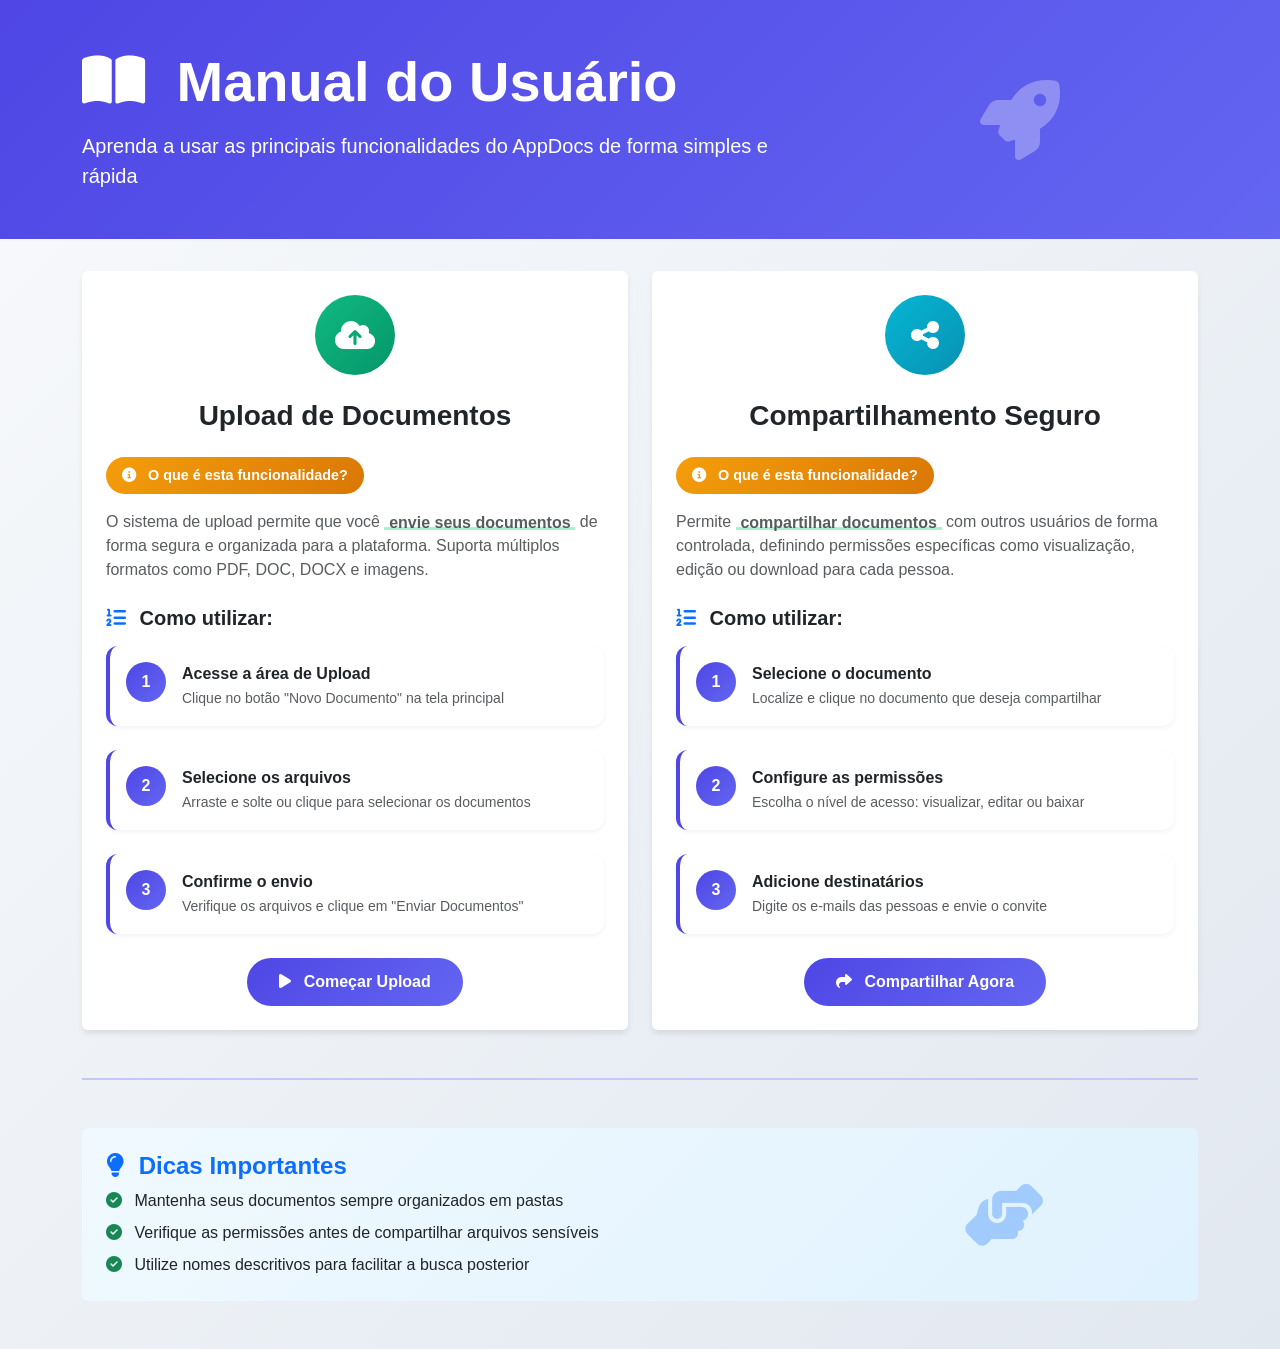
<file: exemplo.html>
<!DOCTYPE html>
<html lang="pt-BR">

<head>
    <meta charset="UTF-8">
    <meta name="viewport" content="width=device-width, initial-scale=1.0">
    <title>Manual do Usuário - AppDocs</title>
    <link href="https://cdnjs.cloudflare.com/ajax/libs/bootstrap/5.3.0/css/bootstrap.min.css" rel="stylesheet">
    <link href="https://cdnjs.cloudflare.com/ajax/libs/font-awesome/6.4.0/css/all.min.css" rel="stylesheet">
    <style>
        :root {
            --primary-color: #4f46e5;
            --secondary-color: #6366f1;
            --success-color: #10b981;
            --info-color: #06b6d4;
            --warning-color: #f59e0b;
        }

        body {
            background: linear-gradient(135deg, #f8fafc 0%, #e2e8f0 100%);
            font-family: 'Segoe UI', Tahoma, Geneva, Verdana, sans-serif;
        }

        .header-section {
            background: linear-gradient(135deg, var(--primary-color) 0%, var(--secondary-color) 100%);
            color: white;
            padding: 3rem 0;
            margin-bottom: 2rem;
        }

        .feature-card {
            transition: all 0.3s ease;
            border: none;
            box-shadow: 0 4px 6px -1px rgba(0, 0, 0, 0.1);
        }

        .feature-card:hover {
            transform: translateY(-5px);
            box-shadow: 0 20px 25px -5px rgba(0, 0, 0, 0.1);
        }

        .feature-icon {
            width: 80px;
            height: 80px;
            border-radius: 50%;
            display: flex;
            align-items: center;
            justify-content: center;
            font-size: 2rem;
            color: white;
            margin: 0 auto 1.5rem;
        }

        .icon-upload {
            background: linear-gradient(135deg, var(--success-color), #059669);
        }

        .icon-share {
            background: linear-gradient(135deg, var(--info-color), #0891b2);
        }

        .step-number {
            width: 40px;
            height: 40px;
            border-radius: 50%;
            background: linear-gradient(135deg, var(--primary-color), var(--secondary-color));
            color: white;
            display: flex;
            align-items: center;
            justify-content: center;
            font-weight: bold;
            margin-right: 1rem;
            flex-shrink: 0;
        }

        .step-item {
            display: flex;
            align-items: flex-start;
            margin-bottom: 1.5rem;
            padding: 1rem;
            background: white;
            border-radius: 0.75rem;
            border-left: 4px solid var(--primary-color);
            box-shadow: 0 2px 4px rgba(0, 0, 0, 0.05);
        }

        .intro-badge {
            background: linear-gradient(135deg, var(--warning-color), #d97706);
            color: white;
            padding: 0.5rem 1rem;
            border-radius: 25px;
            font-size: 0.9rem;
            font-weight: 600;
            display: inline-block;
            margin-bottom: 1rem;
        }

        .section-divider {
            height: 2px;
            background: linear-gradient(to right, var(--primary-color), var(--secondary-color));
            border: none;
            margin: 3rem 0;
        }

        .highlight-text {
            background: linear-gradient(120deg, #a7f3d0 0%, #a7f3d0 100%);
            background-repeat: no-repeat;
            background-size: 100% 0.2em;
            background-position: 0 88%;
            padding: 0.1em 0.3em;
            font-weight: 600;
        }

        .btn-custom {
            background: linear-gradient(135deg, var(--primary-color), var(--secondary-color));
            border: none;
            border-radius: 25px;
            padding: 0.75rem 2rem;
            font-weight: 600;
            transition: all 0.3s ease;
        }

        .btn-custom:hover {
            transform: translateY(-2px);
            box-shadow: 0 10px 20px rgba(79, 70, 229, 0.3);
        }
    </style>
</head>

<body>
    <!-- Header Section -->
    <div class="header-section">
        <div class="container">
            <div class="row align-items-center">
                <div class="col-md-8">
                    <h1 class="display-4 fw-bold mb-3">
                        <i class="fas fa-book-open me-3"></i>
                        Manual do Usuário
                    </h1>
                    <p class="lead mb-0">Aprenda a usar as principais funcionalidades do AppDocs de forma simples e
                        rápida</p>
                </div>
                <div class="col-md-4 text-center">
                    <i class="fas fa-rocket" style="font-size: 5rem; opacity: 0.3;"></i>
                </div>
            </div>
        </div>
    </div>

    <!-- Main Content -->
    <div class="container mb-5">
        <div class="row g-4">
            <!-- Funcionalidade 1: Upload de Documentos -->
            <div class="col-lg-6">
                <div class="card feature-card h-100">
                    <div class="card-body p-4">
                        <div class="feature-icon icon-upload">
                            <i class="fas fa-cloud-upload-alt"></i>
                        </div>

                        <h3 class="card-title text-center fw-bold mb-4">Upload de Documentos</h3>

                        <div class="intro-badge">
                            <i class="fas fa-info-circle me-2"></i>
                            O que é esta funcionalidade?
                        </div>

                        <p class="text-muted mb-4">
                            O sistema de upload permite que você <span class="highlight-text">envie seus
                                documentos</span>
                            de forma segura e organizada para a plataforma. Suporta múltiplos formatos como PDF, DOC,
                            DOCX e imagens.
                        </p>

                        <h5 class="fw-bold mb-3">
                            <i class="fas fa-list-ol me-2 text-primary"></i>
                            Como utilizar:
                        </h5>

                        <div class="steps-container">
                            <div class="step-item">
                                <div class="step-number">1</div>
                                <div>
                                    <strong>Acesse a área de Upload</strong><br>
                                    <small class="text-muted">Clique no botão "Novo Documento" na tela principal</small>
                                </div>
                            </div>

                            <div class="step-item">
                                <div class="step-number">2</div>
                                <div>
                                    <strong>Selecione os arquivos</strong><br>
                                    <small class="text-muted">Arraste e solte ou clique para selecionar os
                                        documentos</small>
                                </div>
                            </div>

                            <div class="step-item">
                                <div class="step-number">3</div>
                                <div>
                                    <strong>Confirme o envio</strong><br>
                                    <small class="text-muted">Verifique os arquivos e clique em "Enviar
                                        Documentos"</small>
                                </div>
                            </div>
                        </div>

                        <div class="text-center mt-4">
                            <button class="btn btn-custom text-white">
                                <i class="fas fa-play me-2"></i>
                                Começar Upload
                            </button>
                        </div>
                    </div>
                </div>
            </div>

            <!-- Funcionalidade 2: Compartilhamento -->
            <div class="col-lg-6">
                <div class="card feature-card h-100">
                    <div class="card-body p-4">
                        <div class="feature-icon icon-share">
                            <i class="fas fa-share-alt"></i>
                        </div>

                        <h3 class="card-title text-center fw-bold mb-4">Compartilhamento Seguro</h3>

                        <div class="intro-badge">
                            <i class="fas fa-info-circle me-2"></i>
                            O que é esta funcionalidade?
                        </div>

                        <p class="text-muted mb-4">
                            Permite <span class="highlight-text">compartilhar documentos</span> com outros usuários
                            de forma controlada, definindo permissões específicas como visualização, edição ou
                            download para cada pessoa.
                        </p>

                        <h5 class="fw-bold mb-3">
                            <i class="fas fa-list-ol me-2 text-primary"></i>
                            Como utilizar:
                        </h5>

                        <div class="steps-container">
                            <div class="step-item">
                                <div class="step-number">1</div>
                                <div>
                                    <strong>Selecione o documento</strong><br>
                                    <small class="text-muted">Localize e clique no documento que deseja
                                        compartilhar</small>
                                </div>
                            </div>

                            <div class="step-item">
                                <div class="step-number">2</div>
                                <div>
                                    <strong>Configure as permissões</strong><br>
                                    <small class="text-muted">Escolha o nível de acesso: visualizar, editar ou
                                        baixar</small>
                                </div>
                            </div>

                            <div class="step-item">
                                <div class="step-number">3</div>
                                <div>
                                    <strong>Adicione destinatários</strong><br>
                                    <small class="text-muted">Digite os e-mails das pessoas e envie o convite</small>
                                </div>
                            </div>
                        </div>

                        <div class="text-center mt-4">
                            <button class="btn btn-custom text-white">
                                <i class="fas fa-share me-2"></i>
                                Compartilhar Agora
                            </button>
                        </div>
                    </div>
                </div>
            </div>
        </div>

        <!-- Section Divider -->
        <hr class="section-divider">

        <!-- Tips Section -->
        <div class="row">
            <div class="col-12">
                <div class="card border-0" style="background: linear-gradient(135deg, #f0f9ff 0%, #e0f2fe 100%);">
                    <div class="card-body p-4">
                        <div class="row align-items-center">
                            <div class="col-md-8">
                                <h4 class="fw-bold text-primary mb-2">
                                    <i class="fas fa-lightbulb me-2"></i>
                                    Dicas Importantes
                                </h4>
                                <ul class="list-unstyled mb-0">
                                    <li class="mb-2">
                                        <i class="fas fa-check-circle text-success me-2"></i>
                                        Mantenha seus documentos sempre organizados em pastas
                                    </li>
                                    <li class="mb-2">
                                        <i class="fas fa-check-circle text-success me-2"></i>
                                        Verifique as permissões antes de compartilhar arquivos sensíveis
                                    </li>
                                    <li class="mb-0">
                                        <i class="fas fa-check-circle text-success me-2"></i>
                                        Utilize nomes descritivos para facilitar a busca posterior
                                    </li>
                                </ul>
                            </div>
                            <div class="col-md-4 text-center">
                                <i class="fas fa-hands-helping text-primary" style="font-size: 4rem; opacity: 0.3;"></i>
                            </div>
                        </div>
                    </div>
                </div>
            </div>
        </div>
    </div>

    <!-- Scripts Bootstrap -->
    <script src="https://cdnjs.cloudflare.com/ajax/libs/bootstrap/5.3.0/js/bootstrap.bundle.min.js"></script>
</body>

</html>
</file>
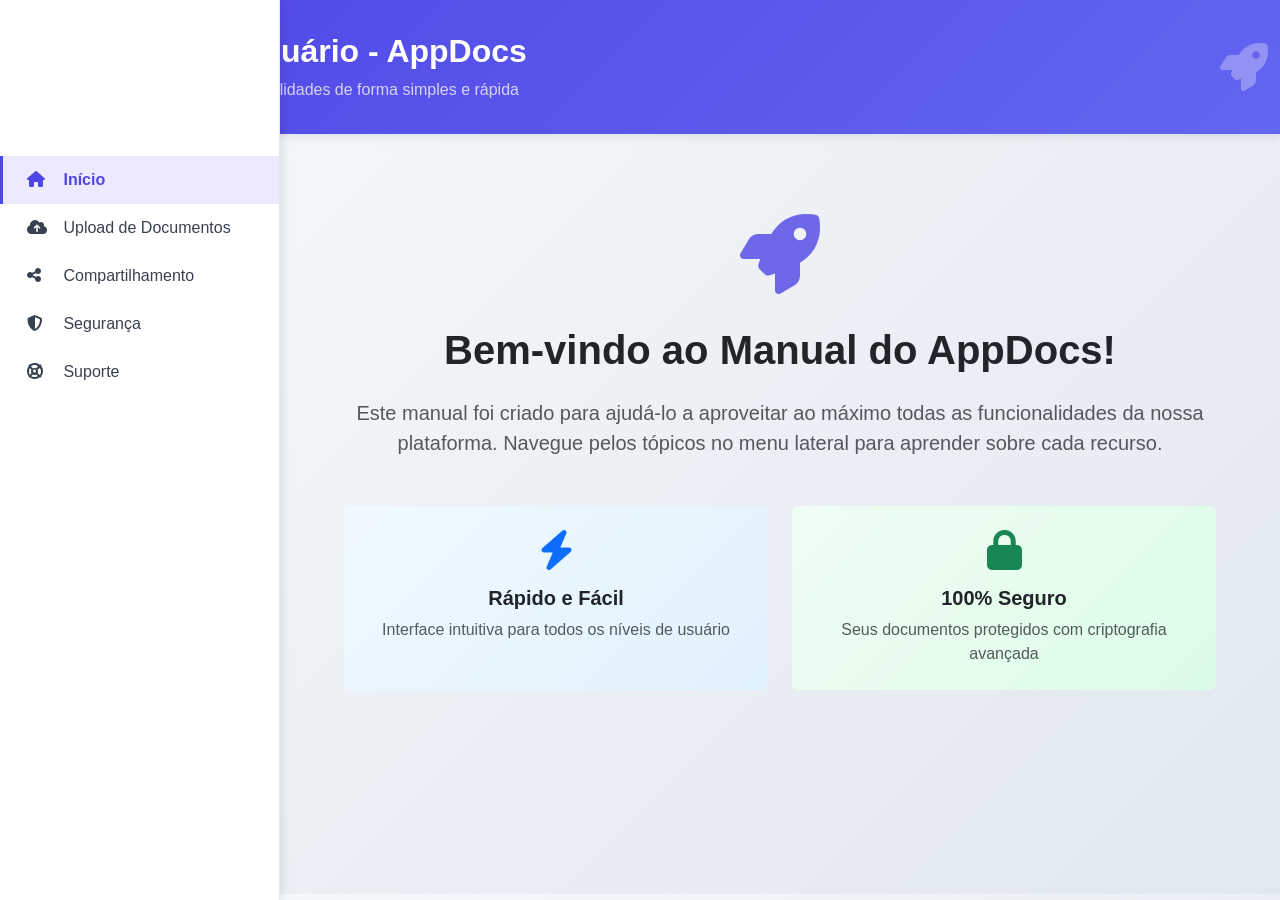
<file: teste.html>
<!DOCTYPE html>
<html lang="pt-BR">
<head>
    <meta charset="UTF-8">
    <meta name="viewport" content="width=device-width, initial-scale=1.0">
    <title>Manual do Usuário - AppDocs</title>
    <link href="https://cdnjs.cloudflare.com/ajax/libs/bootstrap/5.3.0/css/bootstrap.min.css" rel="stylesheet">
    <link href="https://cdnjs.cloudflare.com/ajax/libs/font-awesome/6.4.0/css/all.min.css" rel="stylesheet">
    <style>
        :root {
            --primary-color: #4f46e5;
            --secondary-color: #6366f1;
            --success-color: #10b981;
            --info-color: #06b6d4;
            --warning-color: #f59e0b;
            --sidebar-width: 280px;
        }
        
        body {
            background: linear-gradient(135deg, #f8fafc 0%, #e2e8f0 100%);
            font-family: 'Segoe UI', Tahoma, Geneva, Verdana, sans-serif;
        }
        
        .header-section {
            background: linear-gradient(135deg, var(--primary-color) 0%, var(--secondary-color) 100%);
            color: white;
            padding: 2rem 0;
            position: sticky;
            top: 0;
            z-index: 1020;
            box-shadow: 0 2px 10px rgba(0,0,0,0.1);
        }
        
        .sidebar {
            position: fixed;
            top: 0;
            left: 0;
            height: 100vh;
            width: var(--sidebar-width);
            background: white;
            border-right: 1px solid #e5e7eb;
            box-shadow: 2px 0 10px rgba(0,0,0,0.1);
            overflow-y: auto;
            z-index: 1030;
            padding-top: 140px;
        }
        
        .sidebar-menu {
            padding: 1rem 0;
        }
        
        .menu-item {
            display: block;
            padding: 0.75rem 1.5rem;
            color: #374151;
            text-decoration: none;
            border-left: 3px solid transparent;
            transition: all 0.3s ease;
            font-weight: 500;
        }
        
        .menu-item:hover {
            background-color: #f3f4f6;
            color: var(--primary-color);
            text-decoration: none;
            border-left-color: var(--primary-color);
            transform: translateX(5px);
        }
        
        .menu-item.active {
            background-color: #ede9fe;
            color: var(--primary-color);
            border-left-color: var(--primary-color);
            font-weight: 600;
        }
        
        .menu-item i {
            width: 20px;
            margin-right: 0.75rem;
        }
        
        .main-content {
            margin-left: var(--sidebar-width);
            padding: 2rem;
            min-height: calc(100vh - 140px);
        }
        
        .content-section {
            display: none;
        }
        
        .content-section.active {
            display: block;
            animation: fadeIn 0.3s ease-in-out;
        }
        
        @keyframes fadeIn {
            from { opacity: 0; transform: translateY(20px); }
            to { opacity: 1; transform: translateY(0); }
        }
        
        .feature-card {
            transition: all 0.3s ease;
            border: none;
            box-shadow: 0 4px 6px -1px rgba(0, 0, 0, 0.1);
            margin-bottom: 2rem;
        }
        
        .feature-card:hover {
            transform: translateY(-5px);
            box-shadow: 0 20px 25px -5px rgba(0, 0, 0, 0.1);
        }
        
        .feature-icon {
            width: 80px;
            height: 80px;
            border-radius: 50%;
            display: flex;
            align-items: center;
            justify-content: center;
            font-size: 2rem;
            color: white;
            margin: 0 auto 1.5rem;
        }
        
        .icon-upload {
            background: linear-gradient(135deg, var(--success-color), #059669);
        }
        
        .icon-share {
            background: linear-gradient(135deg, var(--info-color), #0891b2);
        }
        
        .icon-security {
            background: linear-gradient(135deg, var(--warning-color), #d97706);
        }
        
        .icon-support {
            background: linear-gradient(135deg, #8b5cf6, #7c3aed);
        }
        
        .step-number {
            width: 40px;
            height: 40px;
            border-radius: 50%;
            background: linear-gradient(135deg, var(--primary-color), var(--secondary-color));
            color: white;
            display: flex;
            align-items: center;
            justify-content: center;
            font-weight: bold;
            margin-right: 1rem;
            flex-shrink: 0;
        }
        
        .step-item {
            display: flex;
            align-items: flex-start;
            margin-bottom: 1.5rem;
            padding: 1rem;
            background: white;
            border-radius: 0.75rem;
            border-left: 4px solid var(--primary-color);
            box-shadow: 0 2px 4px rgba(0, 0, 0, 0.05);
        }
        
        .intro-badge {
            background: linear-gradient(135deg, var(--warning-color), #d97706);
            color: white;
            padding: 0.5rem 1rem;
            border-radius: 25px;
            font-size: 0.9rem;
            font-weight: 600;
            display: inline-block;
            margin-bottom: 1rem;
        }
        
        .highlight-text {
            background: linear-gradient(120deg, #a7f3d0 0%, #a7f3d0 100%);
            background-repeat: no-repeat;
            background-size: 100% 0.2em;
            background-position: 0 88%;
            padding: 0.1em 0.3em;
            font-weight: 600;
        }
        
        .btn-custom {
            background: linear-gradient(135deg, var(--primary-color), var(--secondary-color));
            border: none;
            border-radius: 25px;
            padding: 0.75rem 2rem;
            font-weight: 600;
            transition: all 0.3s ease;
            color: white;
        }
        
        .btn-custom:hover {
            transform: translateY(-2px);
            box-shadow: 0 10px 20px rgba(79, 70, 229, 0.3);
            color: white;
        }
        
        .welcome-section {
            text-align: center;
            padding: 3rem 2rem;
        }
        
        .welcome-icon {
            font-size: 5rem;
            color: var(--primary-color);
            margin-bottom: 2rem;
            opacity: 0.8;
        }
        
        @media (max-width: 768px) {
            .sidebar {
                transform: translateX(-100%);
                transition: transform 0.3s ease;
            }
            
            .sidebar.show {
                transform: translateX(0);
            }
            
            .main-content {
                margin-left: 0;
            }
            
            .mobile-menu-btn {
                position: fixed;
                top: 20px;
                left: 20px;
                z-index: 1040;
                background: var(--primary-color);
                color: white;
                border: none;
                padding: 0.75rem;
                border-radius: 0.5rem;
            }
        }
    </style>
</head>
<body>
    <!-- Mobile Menu Button -->
    <button class="btn mobile-menu-btn d-md-none" onclick="toggleSidebar()">
        <i class="fas fa-bars"></i>
    </button>

    <!-- Header Section -->
    <div class="header-section">
        <div class="container-fluid">
            <div class="row align-items-center">
                <div class="col-md-8">
                    <h1 class="h2 fw-bold mb-2">
                        <i class="fas fa-book-open me-3"></i>
                        Manual do Usuário - AppDocs
                    </h1>
                    <p class="mb-0 opacity-75">Aprenda a usar as principais funcionalidades de forma simples e rápida</p>
                </div>
                <div class="col-md-4 text-end">
                    <i class="fas fa-rocket" style="font-size: 3rem; opacity: 0.3;"></i>
                </div>
            </div>
        </div>
    </div>

    <!-- Sidebar -->
    <nav class="sidebar" id="sidebar">
        <div class="sidebar-menu">
            <a href="#" class="menu-item active" onclick="showSection('inicio')">
                <i class="fas fa-home"></i>
                Início
            </a>
            <a href="#" class="menu-item" onclick="showSection('upload')">
                <i class="fas fa-cloud-upload-alt"></i>
                Upload de Documentos
            </a>
            <a href="#" class="menu-item" onclick="showSection('compartilhamento')">
                <i class="fas fa-share-alt"></i>
                Compartilhamento
            </a>
            <a href="#" class="menu-item" onclick="showSection('seguranca')">
                <i class="fas fa-shield-alt"></i>
                Segurança
            </a>
            <a href="#" class="menu-item" onclick="showSection('suporte')">
                <i class="fas fa-life-ring"></i>
                Suporte
            </a>
        </div>
    </nav>

    <!-- Main Content -->
    <div class="main-content">
        <!-- Início -->
        <div id="inicio" class="content-section active">
            <div class="welcome-section">
                <i class="fas fa-rocket welcome-icon"></i>
                <h2 class="h1 fw-bold mb-4">Bem-vindo ao Manual do AppDocs!</h2>
                <p class="lead text-muted mb-4">
                    Este manual foi criado para ajudá-lo a aproveitar ao máximo todas as funcionalidades 
                    da nossa plataforma. Navegue pelos tópicos no menu lateral para aprender sobre cada recurso.
                </p>
                <div class="row g-4 mt-4">
                    <div class="col-md-6">
                        <div class="card border-0 h-100" style="background: linear-gradient(135deg, #f0f9ff 0%, #e0f2fe 100%);">
                            <div class="card-body text-center p-4">
                                <i class="fas fa-bolt text-primary mb-3" style="font-size: 2.5rem;"></i>
                                <h5 class="fw-bold">Rápido e Fácil</h5>
                                <p class="text-muted mb-0">Interface intuitiva para todos os níveis de usuário</p>
                            </div>
                        </div>
                    </div>
                    <div class="col-md-6">
                        <div class="card border-0 h-100" style="background: linear-gradient(135deg, #f0fdf4 0%, #dcfce7 100%);">
                            <div class="card-body text-center p-4">
                                <i class="fas fa-lock text-success mb-3" style="font-size: 2.5rem;"></i>
                                <h5 class="fw-bold">100% Seguro</h5>
                                <p class="text-muted mb-0">Seus documentos protegidos com criptografia avançada</p>
                            </div>
                        </div>
                    </div>
                </div>
            </div>
        </div>

        <!-- Upload de Documentos -->
        <div id="upload" class="content-section">
            <div class="card feature-card">
                <div class="card-body p-4">
                    <div class="feature-icon icon-upload">
                        <i class="fas fa-cloud-upload-alt"></i>
                    </div>
                    
                    <h2 class="text-center fw-bold mb-4">Upload de Documentos</h2>
                    
                    <div class="intro-badge">
                        <i class="fas fa-info-circle me-2"></i>
                        O que é esta funcionalidade?
                    </div>
                    
                    <p class="text-muted mb-4">
                        O sistema de upload permite que você <span class="highlight-text">envie seus documentos</span> 
                        de forma segura e organizada para a plataforma. Suporta múltiplos formatos como PDF, DOC, 
                        DOCX e imagens.
                    </p>
                    
                    <h5 class="fw-bold mb-3">
                        <i class="fas fa-list-ol me-2 text-primary"></i>
                        Como utilizar:
                    </h5>
                    
                    <div class="steps-container">
                        <div class="step-item">
                            <div class="step-number">1</div>
                            <div>
                                <strong>Acesse a área de Upload</strong><br>
                                <small class="text-muted">Clique no botão "Novo Documento" na tela principal</small>
                            </div>
                        </div>
                        
                        <div class="step-item">
                            <div class="step-number">2</div>
                            <div>
                                <strong>Selecione os arquivos</strong><br>
                                <small class="text-muted">Arraste e solte ou clique para selecionar os documentos</small>
                            </div>
                        </div>
                        
                        <div class="step-item">
                            <div class="step-number">3</div>
                            <div>
                                <strong>Confirme o envio</strong><br>
                                <small class="text-muted">Verifique os arquivos e clique em "Enviar Documentos"</small>
                            </div>
                        </div>
                    </div>
                    
                    <div class="text-center mt-4">
                        <button class="btn btn-custom">
                            <i class="fas fa-play me-2"></i>
                            Começar Upload
                        </button>
                    </div>
                </div>
            </div>
        </div>

        <!-- Compartilhamento -->
        <div id="compartilhamento" class="content-section">
            <div class="card feature-card">
                <div class="card-body p-4">
                    <div class="feature-icon icon-share">
                        <i class="fas fa-share-alt"></i>
                    </div>
                    
                    <h2 class="text-center fw-bold mb-4">Compartilhamento Seguro</h2>
                    
                    <div class="intro-badge">
                        <i class="fas fa-info-circle me-2"></i>
                        O que é esta funcionalidade?
                    </div>
                    
                    <p class="text-muted mb-4">
                        Permite <span class="highlight-text">compartilhar documentos</span> com outros usuários 
                        de forma controlada, definindo permissões específicas como visualização, edição ou 
                        download para cada pessoa.
                    </p>
                    
                    <h5 class="fw-bold mb-3">
                        <i class="fas fa-list-ol me-2 text-primary"></i>
                        Como utilizar:
                    </h5>
                    
                    <div class="steps-container">
                        <div class="step-item">
                            <div class="step-number">1</div>
                            <div>
                                <strong>Selecione o documento</strong><br>
                                <small class="text-muted">Localize e clique no documento que deseja compartilhar</small>
                            </div>
                        </div>
                        
                        <div class="step-item">
                            <div class="step-number">2</div>
                            <div>
                                <strong>Configure as permissões</strong><br>
                                <small class="text-muted">Escolha o nível de acesso: visualizar, editar ou baixar</small>
                            </div>
                        </div>
                        
                        <div class="step-item">
                            <div class="step-number">3</div>
                            <div>
                                <strong>Adicione destinatários</strong><br>
                                <small class="text-muted">Digite os e-mails das pessoas e envie o convite</small>
                            </div>
                        </div>
                    </div>
                    
                    <div class="text-center mt-4">
                        <button class="btn btn-custom">
                            <i class="fas fa-share me-2"></i>
                            Compartilhar Agora
                        </button>
                    </div>
                </div>
            </div>
        </div>

        <!-- Segurança -->
        <div id="seguranca" class="content-section">
            <div class="card feature-card">
                <div class="card-body p-4">
                    <div class="feature-icon icon-security">
                        <i class="fas fa-shield-alt"></i>
                    </div>
                    
                    <h2 class="text-center fw-bold mb-4">Segurança e Privacidade</h2>
                    
                    <div class="intro-badge">
                        <i class="fas fa-info-circle me-2"></i>
                        O que é esta funcionalidade?
                    </div>
                    
                    <p class="text-muted mb-4">
                        Sistema de <span class="highlight-text">segurança avançada</span> que protege seus documentos 
                        com criptografia de ponta a ponta, autenticação em duas etapas e controle de acesso granular.
                    </p>
                    
                    <h5 class="fw-bold mb-3">
                        <i class="fas fa-list-ol me-2 text-primary"></i>
                        Como configurar:
                    </h5>
                    
                    <div class="steps-container">
                        <div class="step-item">
                            <div class="step-number">1</div>
                            <div>
                                <strong>Ative a autenticação 2FA</strong><br>
                                <small class="text-muted">Vá em Configurações > Segurança > Autenticação em duas etapas</small>
                            </div>
                        </div>
                        
                        <div class="step-item">
                            <div class="step-number">2</div>
                            <div>
                                <strong>Configure senhas seguras</strong><br>
                                <small class="text-muted">Use senhas com pelo menos 8 caracteres, números e símbolos</small>
                            </div>
                        </div>
                        
                        <div class="step-item">
                            <div class="step-number">3</div>
                            <div>
                                <strong>Monitore atividades</strong><br>
                                <small class="text-muted">Verifique regularmente o log de atividades da sua conta</small>
                            </div>
                        </div>
                    </div>
                    
                    <div class="text-center mt-4">
                        <button class="btn btn-custom">
                            <i class="fas fa-cog me-2"></i>
                            Configurar Segurança
                        </button>
                    </div>
                </div>
            </div>
        </div>

        <!-- Suporte -->
        <div id="suporte" class="content-section">
            <div class="card feature-card">
                <div class="card-body p-4">
                    <div class="feature-icon icon-support">
                        <i class="fas fa-life-ring"></i>
                    </div>
                    
                    <h2 class="text-center fw-bold mb-4">Suporte e Ajuda</h2>
                    
                    <div class="intro-badge">
                        <i class="fas fa-info-circle me-2"></i>
                        Como obter ajuda?
                    </div>
                    
                    <p class="text-muted mb-4">
                        Nossa equipe de suporte está <span class="highlight-text">sempre disponível</span> para 
                        ajudá-lo. Oferecemos múltiplos canais de atendimento e uma base de conhecimento completa.
                    </p>
                    
                    <h5 class="fw-bold mb-3">
                        <i class="fas fa-list-ol me-2 text-primary"></i>
                        Canais de atendimento:
                    </h5>
                    
                    <div class="steps-container">
                        <div class="step-item">
                            <div class="step-number">📞</div>
                            <div>
                                <strong>Telefone</strong><br>
                                <small class="text-muted">0800 123 4567 - Atendimento 24/7</small>
                            </div>
                        </div>
                        
                        <div class="step-item">
                            <div class="step-number">📧</div>
                            <div>
                                <strong>E-mail</strong><br>
                                <small class="text-muted">suporte@appdocs.com - Resposta em até 2 horas</small>
                            </div>
                        </div>
                        
                        <div class="step-item">
                            <div class="step-number">💬</div>
                            <div>
                                <strong>Chat ao vivo</strong><br>
                                <small class="text-muted">Disponível no canto inferior direito da tela</small>
                            </div>
                        </div>
                    </div>
                    
                    <div class="text-center mt-4">
                        <button class="btn btn-custom">
                            <i class="fas fa-comments me-2"></i>
                            Falar com Suporte
                        </button>
                    </div>
                </div>
            </div>
        </div>
    </div>

    <script src="https://cdnjs.cloudflare.com/ajax/libs/bootstrap/5.3.0/js/bootstrap.bundle.min.js"></script>
    <script>
        function showSection(sectionId) {
            // Remove active class from all sections
            const sections = document.querySelectorAll('.content-section');
            sections.forEach(section => section.classList.remove('active'));
            
            // Remove active class from all menu items
            const menuItems = document.querySelectorAll('.menu-item');
            menuItems.forEach(item => item.classList.remove('active'));
            
            // Show selected section
            document.getElementById(sectionId).classList.add('active');
            
            // Add active class to clicked menu item
            event.target.classList.add('active');
            
            // Close sidebar on mobile
            if (window.innerWidth <= 768) {
                document.getElementById('sidebar').classList.remove('show');
            }
        }
        
        function toggleSidebar() {
            const sidebar = document.getElementById('sidebar');
            sidebar.classList.toggle('show');
        }
        
        // Close sidebar when clicking outside on mobile
        document.addEventListener('click', function(event) {
            const sidebar = document.getElementById('sidebar');
            const mobileBtn = document.querySelector('.mobile-menu-btn');
            
            if (window.innerWidth <= 768 && 
                !sidebar.contains(event.target) && 
                !mobileBtn.contains(event.target)) {
                sidebar.classList.remove('show');
            }
        });
    </script>
</body>
</html>
</file>
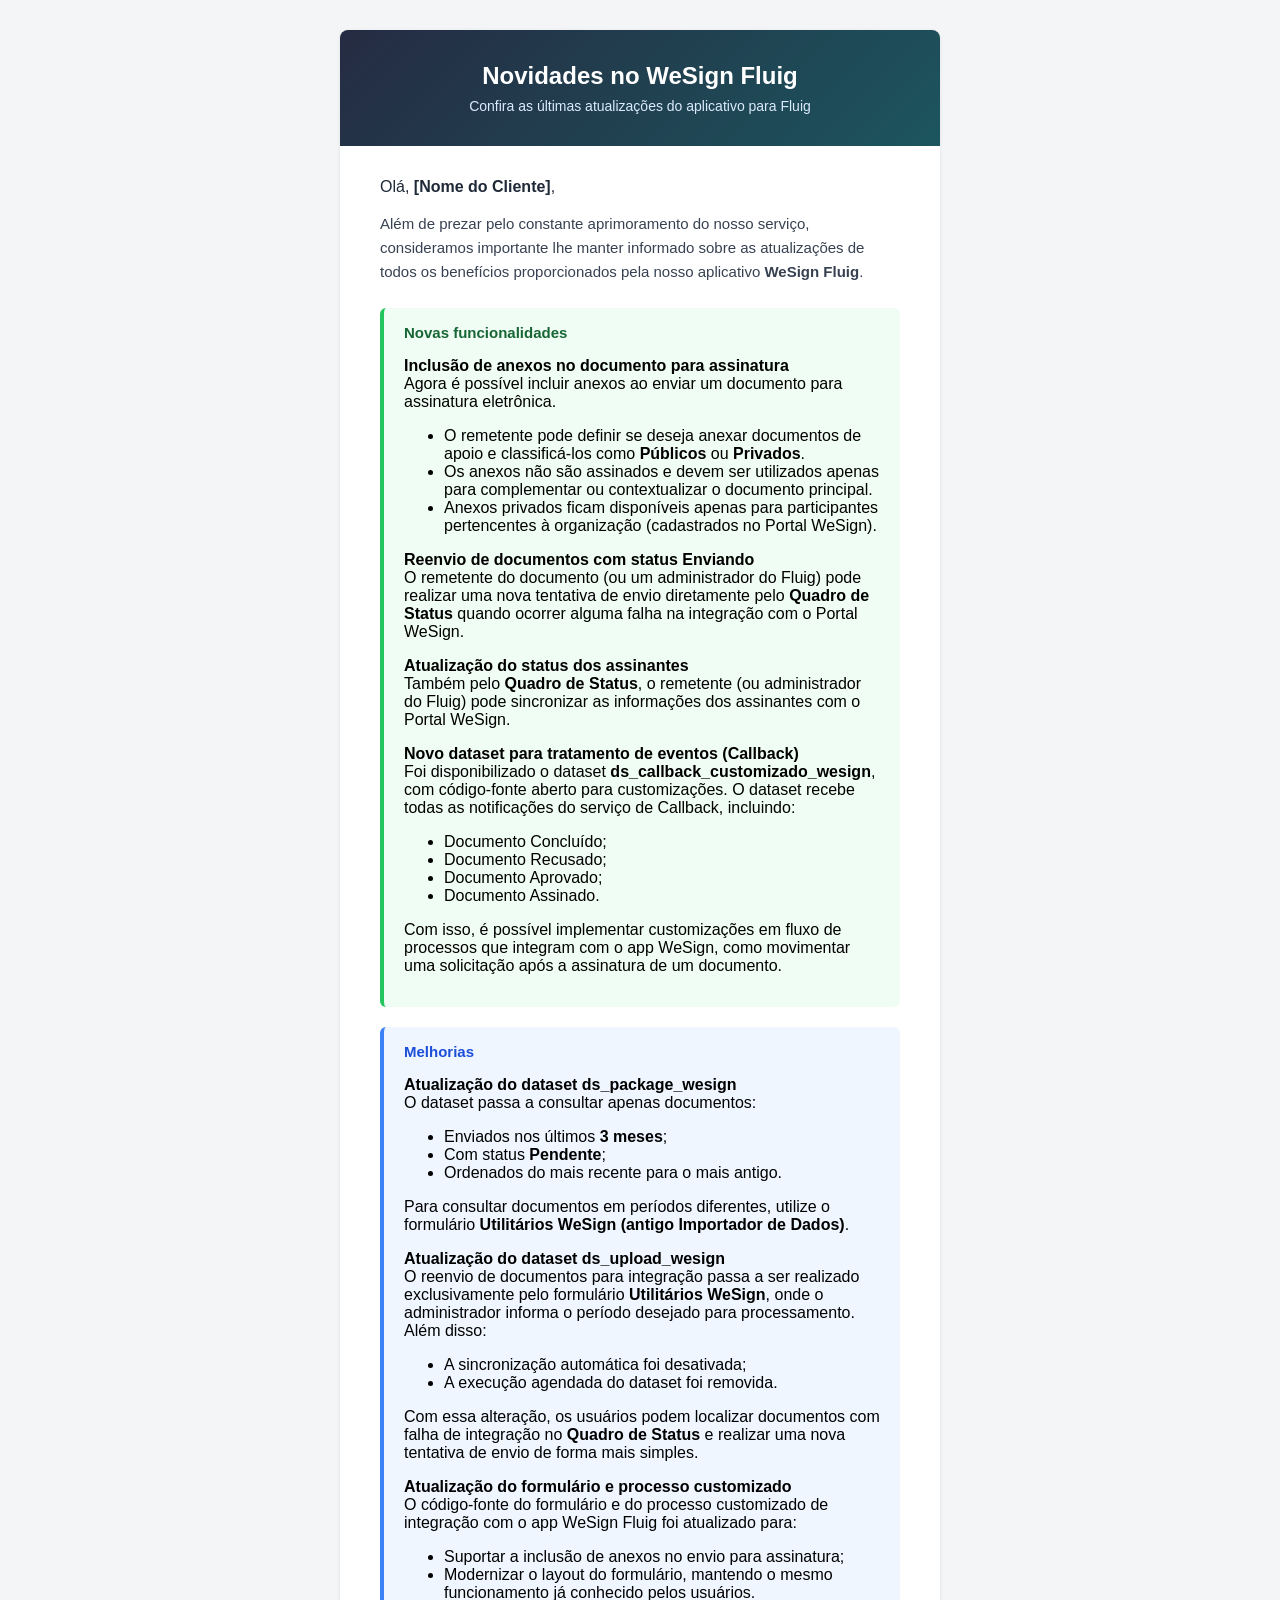
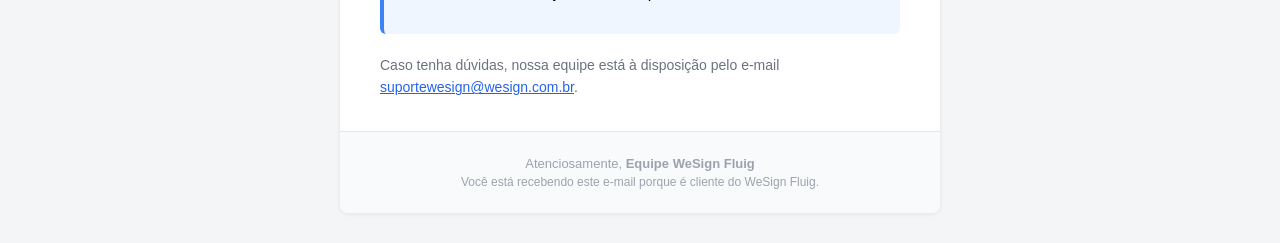
<file: mail/release-notes-email.html>
<!DOCTYPE html>
<html lang="pt-BR">
<head>
<meta charset="UTF-8">
<title>Release Notes - Atualizações do Sistema</title>
</head>
<body style="margin:0; padding:0; background-color:#f4f5f7; font-family: Arial, Helvetica, sans-serif;">

  <table role="presentation" width="100%" cellpadding="0" cellspacing="0" style="background-color:#f4f5f7; padding:30px 0;">
    <tr>
      <td align="center">

        <table role="presentation" width="600" cellpadding="0" cellspacing="0" style="background-color:#ffffff; border-radius:8px; overflow:hidden; box-shadow:0 1px 4px rgba(0,0,0,0.08);">

          <!-- Header -->
          <tr>
            <td style="background: linear-gradient(135deg, #252B42 0%, #1C555E 100%);color: white;padding: 1rem 0;margin-bottom: 2rem; padding:32px 40px; text-align:center;">
              <h1 style="color:#ffffff; margin:0; font-size:24px;">Novidades no WeSign Fluig</h1>
              <p style="color:#dbeafe; margin:8px 0 0; font-size:14px;">Confira as últimas atualizações do aplicativo para Fluig</p>
            </td>
          </tr>

          <!-- Saudação -->
          <tr>
            <td style="padding:32px 40px 0;">
              <p style="font-size:16px; color:#1f2937; margin:0 0 16px;">Olá, <strong>[Nome do Cliente]</strong>,</p>
              <p style="font-size:15px; color:#374151; line-height:1.6; margin:0 0 24px;">
                Além de prezar pelo constante aprimoramento do nosso serviço, consideramos importante lhe manter informado sobre as atualizações de todos os benefícios proporcionados pela nosso aplicativo <b> WeSign Fluig</b>.
                <br>                
              </p>
            </td>
          </tr>

          <!-- Novas funcionalidades -->
          <tr>
            <td style="padding:0 40px;">
              <table role="presentation" width="100%" cellpadding="0" cellspacing="0" style="background-color:#f0fdf4; border-left:4px solid #22c55e; border-radius:6px; margin-bottom:20px;">
                <tr>
                  <td style="padding:16px 20px;">
                    <p style="margin:0 0 8px; font-size:15px; font-weight:bold; color:#166534;">Novas funcionalidades</p>                    
                    <p><strong>Inclusão de anexos no documento para assinatura</strong><br>
                    Agora é possível incluir anexos ao enviar um documento para assinatura eletrônica.</p>
                    <ul>
                      <li>O remetente pode definir se deseja anexar documentos de apoio e classificá-los como <strong>Públicos</strong> ou <strong>Privados</strong>.</li>
                      <li>Os anexos não são assinados e devem ser utilizados apenas para complementar ou contextualizar o documento principal.</li>
                      <li>Anexos privados ficam disponíveis apenas para participantes pertencentes à organização (cadastrados no Portal WeSign).</li>
                    </ul>
                    
                    <p><strong>Reenvio de documentos com status Enviando</strong><br>
                      O remetente do documento (ou um administrador do Fluig) pode realizar uma nova tentativa de envio diretamente pelo <b>Quadro de Status</b> quando ocorrer alguma falha na integração com o Portal WeSign.</p>

                    <p><strong>Atualização do status dos assinantes</strong><br>
                    Também pelo <b>Quadro de Status</b>, o remetente (ou administrador do Fluig) pode sincronizar as informações dos assinantes com o Portal WeSign.</p>

                    <p><strong>Novo dataset para tratamento de eventos (Callback)</strong><br>
                    Foi disponibilizado o dataset <b>ds_callback_customizado_wesign</b>, com código-fonte aberto para customizações. O dataset recebe todas as notificações do serviço de Callback, incluindo:</p>
                    <ul>
                      <li>Documento Concluído;</li>
                      <li>Documento Recusado;</li>
                      <li>Documento Aprovado;</li>
                      <li>Documento Assinado.</li>
                    </ul>
                    <p>Com isso, é possível implementar customizações em fluxo de processos que integram com o app WeSign, como movimentar uma solicitação após a assinatura de um documento.</p>
                  </td>
                </tr>
              </table>
            </td>
          </tr>

          <!-- Melhorias -->
          <tr>
            <td style="padding:0 40px;">
              <table role="presentation" width="100%" cellpadding="0" cellspacing="0" style="background-color:#eff6ff; border-left:4px solid #3b82f6; border-radius:6px; margin-bottom:20px;">
                <tr>
                  <td style="padding:16px 20px;">
                    <p style="margin:0 0 8px; font-size:15px; font-weight:bold; color:#1d4ed8;">Melhorias</p>
                    <p>
                      <b>Atualização do dataset ds_package_wesign</b>
                      <br>
                      O dataset passa a consultar apenas documentos:
                      <ul>
                        <li>Enviados nos últimos <b>3 meses</b>;</li>
                        <li>Com status <b>Pendente</b>;</li>
                        <li>Ordenados do mais recente para o mais antigo.</li>
                      </ul>

                      Para consultar documentos em períodos diferentes, utilize o formulário <b>Utilitários WeSign (antigo Importador de Dados)</b>.
                    </p>
                    <p>
                      <b>Atualização do dataset ds_upload_wesign</b>
                      <br>
                       O reenvio de documentos para integração passa a ser realizado exclusivamente pelo formulário <b>Utilitários WeSign</b>, onde o administrador informa o período desejado para processamento.
                       Além disso:
                      <ul>
                        <li>A sincronização automática foi desativada;</li>
                        <li>A execução agendada do dataset foi removida.</li>
                      </ul>

                      Com essa alteração, os usuários podem localizar documentos com falha de integração no <b>Quadro de Status</b> e realizar uma nova tentativa de envio de forma mais simples.
                    </p>
                    <p>
                      <b>Atualização do formulário e processo customizado</b>
                      <br>
                       O código-fonte do formulário e do processo customizado de integração com o app WeSign Fluig foi atualizado para:
                      <ul>
                        <li>Suportar a inclusão de anexos no envio para assinatura;</li>
                        <li>Modernizar o layout do formulário, mantendo o mesmo funcionamento já conhecido pelos usuários.</li>
                      </ul>                      
                    </p>
                  </td>
                </tr>
              </table>
            </td>
          </tr>

          <!-- Mensagem final -->
          <tr>
            <td style="padding:0 40px 32px;">
              <p style="font-size:14px; color:#6b7280; line-height:1.6; margin:0;">
                Caso tenha dúvidas, nossa equipe está à disposição pelo e-mail
                <a href="mailto:suportewesign@wesign.com.br" style="color:#2563eb;">suportewesign@wesign.com.br</a>.
              </p>
            </td>
          </tr>

          <!-- Footer -->
          <tr>
            <td style="background-color:#f9fafb; padding:24px 40px; text-align:center; border-top:1px solid #e5e7eb;">
              <p style="font-size:13px; color:#9ca3af; margin:0 0 4px;">
                Atenciosamente, <strong>Equipe WeSign Fluig</strong>
              </p>
              <p style="font-size:12px; color:#9ca3af; margin:0;">
                Você está recebendo este e-mail porque é cliente do WeSign Fluig.
              </p>
            </td>
          </tr>

        </table>

      </td>
    </tr>
  </table>

</body>
</html>
</file>
